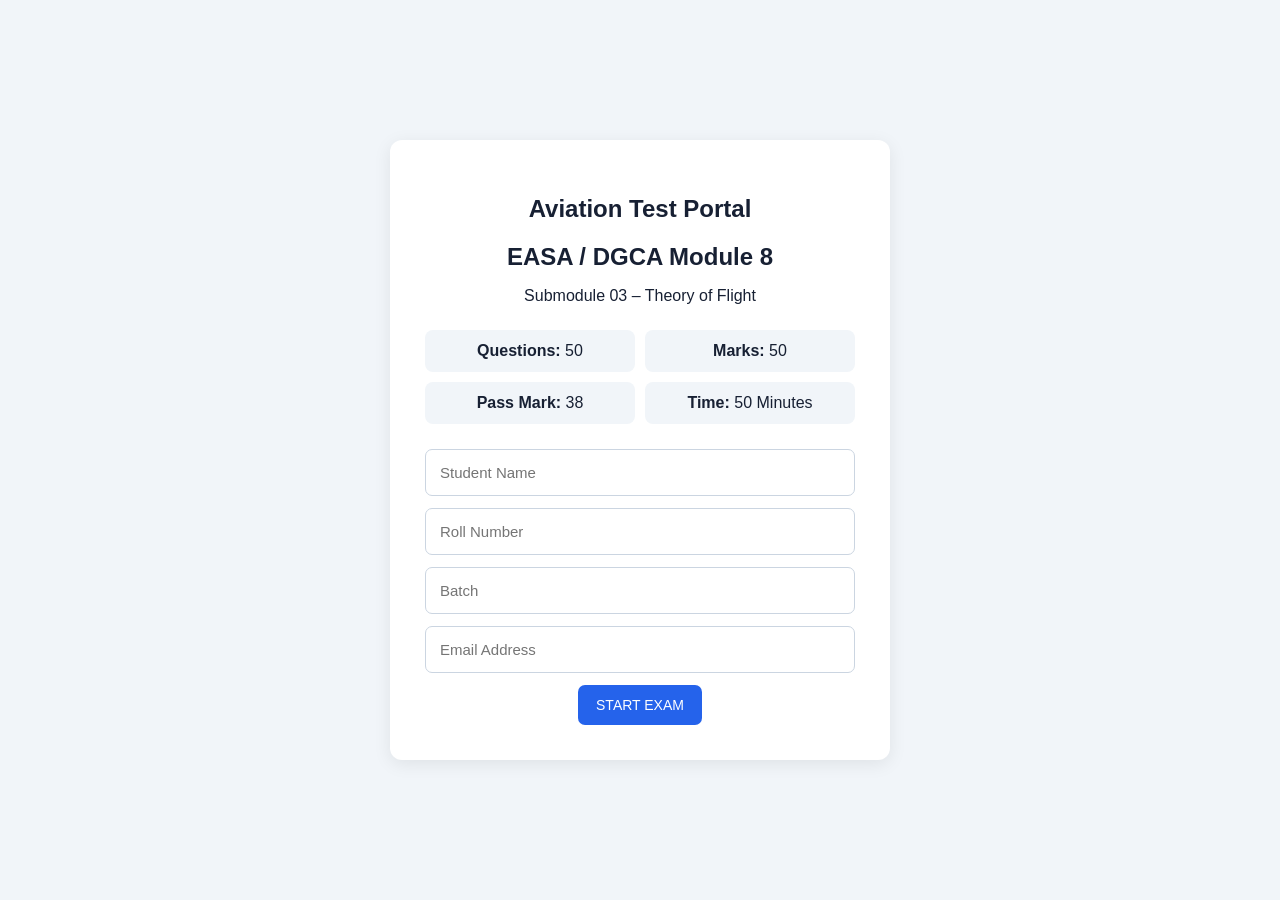
<file: index.html>
<!DOCTYPE html>
<html lang="en">
<head>
  <meta charset="UTF-8">
  <meta name="viewport" content="width=device-width, initial-scale=1.0">
  <title>Aviation Test Portal</title>
  <link rel="stylesheet" href="style.css">
</head>

<body>

<div id="app">

  <!-- START SCREEN -->
  <section id="startScreen" class="screen">
    <div class="card start-card">
      <h1>Aviation Test Portal</h1>

      <h2>EASA / DGCA Module 8</h2>
      <p>Submodule 03 – Theory of Flight</p>

      <div class="exam-info">
        <div><b>Questions:</b> 50</div>
        <div><b>Marks:</b> 50</div>
        <div><b>Pass Mark:</b> 38</div>
        <div><b>Time:</b> 50 Minutes</div>
      </div>

      <input id="studentName" type="text" placeholder="Student Name">
      <input id="rollNo" type="text" placeholder="Roll Number">
      <input id="batch" type="text" placeholder="Batch">
      <input id="email" type="email" placeholder="Email Address">

      <button class="primary-btn" onclick="startExam()">
        START EXAM
      </button>
    </div>
  </section>


  <!-- EXAM SCREEN -->
  <section id="examScreen" class="screen hidden">

    <header class="exam-header">
      <div>
        <h2>EASA / DGCA Module 8</h2>
        <span>Submodule 03 – Theory of Flight</span>
      </div>

      <div class="timer-box">
        <span>TIME LEFT</span>
        <strong id="timer">50:00</strong>
      </div>
    </header>


    <div class="exam-layout">

      <!-- QUESTION AREA -->
      <main class="question-area">

        <div class="question-top">
          <span id="questionNumber">Question 1 of 50</span>
          <span id="levelBadge">LEVEL 1</span>
        </div>

        <div class="card question-card">

          <h3 id="questionText"></h3>

          <div id="options"></div>

        </div>

        <div class="navigation">

          <button id="previousBtn"
                  class="secondary-btn"
                  onclick="previousQuestion()">
            ← Previous
          </button>

          <button class="review-btn"
                  onclick="toggleReview()">
            ⚑ Mark for Review
          </button>

          <button class="clear-btn"
                  onclick="clearAnswer()">
            Clear
          </button>

          <button id="nextBtn"
                  class="primary-btn"
                  onclick="nextQuestion()">
            Next →
          </button>

        </div>

      </main>


      <!-- QUESTION PALETTE -->
      <aside class="palette-area">

        <div class="card palette-card">

          <h3>Questions</h3>

          <div class="legend">
            <span><i class="answered"></i> Answered</span>
            <span><i class="review"></i> Review</span>
            <span><i class="unanswered"></i> Not Answered</span>
          </div>

          <div id="questionPalette"></div>

        </div>

        <button class="submit-btn"
                onclick="confirmSubmit()">
          SUBMIT TEST
        </button>

      </aside>

    </div>

  </section>


  <!-- RESULT SCREEN -->
  <section id="resultScreen" class="screen hidden">

    <div class="card result-card">

      <h1>Test Completed</h1>

      <div id="resultStatus"></div>

      <div class="score">
        <span id="score"></span>
        <small>/ 50</small>
      </div>

      <div class="result-grid">

        <div>
          <b>Student</b>
          <span id="resultName"></span>
        </div>

        <div>
          <b>Roll No.</b>
          <span id="resultRoll"></span>
        </div>

        <div>
          <b>Correct</b>
          <span id="correctCount"></span>
        </div>

        <div>
          <b>Wrong</b>
          <span id="wrongCount"></span>
        </div>

        <div>
          <b>Unanswered</b>
          <span id="unansweredCount"></span>
        </div>

        <div>
          <b>Percentage</b>
          <span id="percentage"></span>
        </div>

      </div>

      <button class="primary-btn"
              onclick="showReview()">
        VIEW ANSWERS
      </button>

    </div>

    <div id="reviewArea"></div>

  </section>

</div>

<script src="app.js"></script>

</body>
</html>
</file>
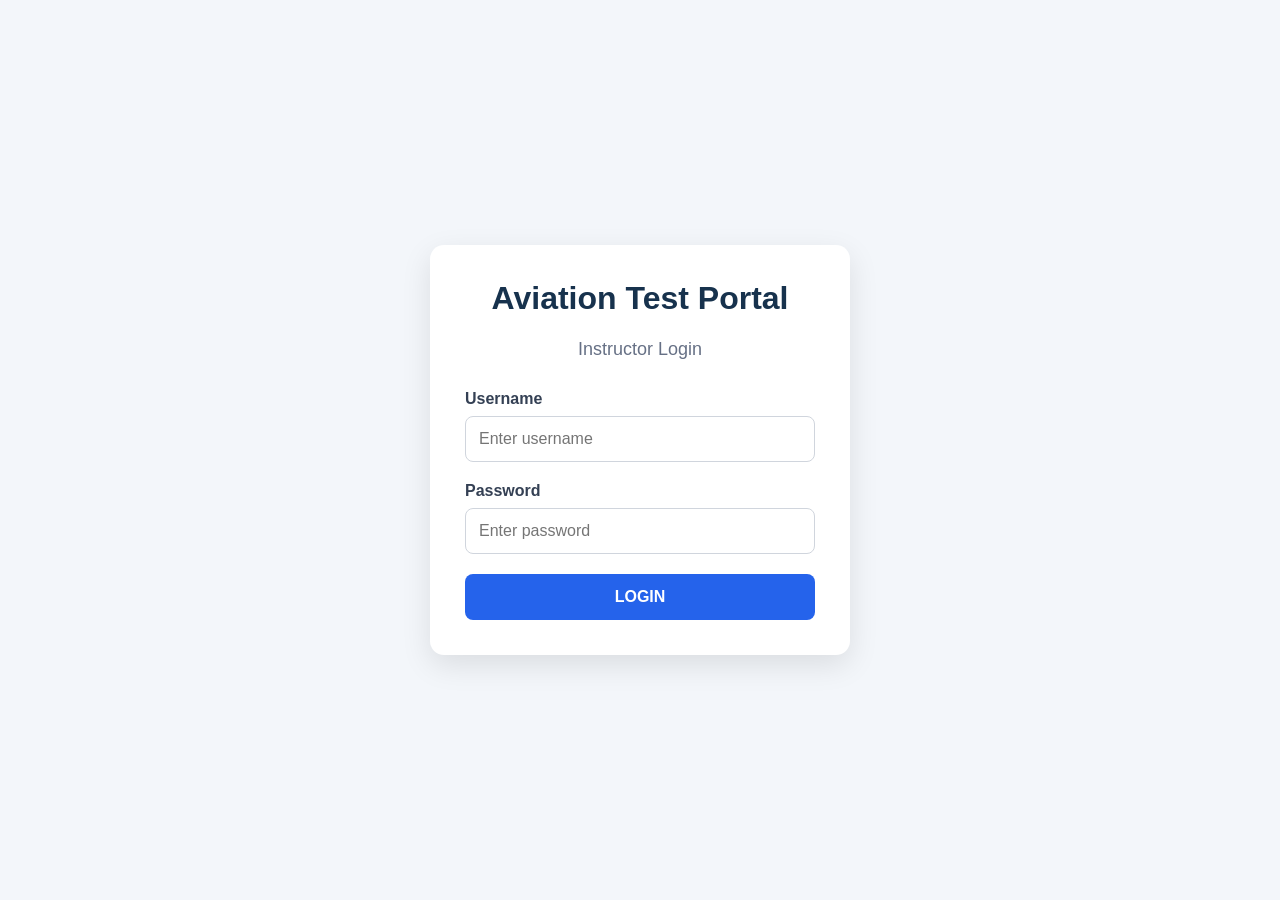
<file: instructor-dashboard.html>
```html
<!DOCTYPE html>
<html lang="en">
<head>
  <meta charset="UTF-8">
  <meta name="viewport" content="width=device-width, initial-scale=1.0">

  <title>Aviation Test Portal - Instructor Dashboard</title>

  <style>
    body {
      font-family: Arial, sans-serif;
      margin: 0;
      background: #f4f6f8;
      color: #222;
    }

    header {
      background: #0b3d91;
      color: white;
      padding: 18px 20px;
    }

    header h1 {
      margin: 0;
      font-size: 24px;
    }

    header p {
      margin: 6px 0 0;
    }

    .container {
      max-width: 1100px;
      margin: 25px auto;
      padding: 0 15px;
    }

    .welcome {
      background: white;
      padding: 20px;
      border-radius: 10px;
      margin-bottom: 20px;
      box-shadow: 0 2px 8px rgba(0,0,0,0.08);
    }

    .cards {
      display: grid;
      grid-template-columns: repeat(auto-fit, minmax(220px, 1fr));
      gap: 18px;
    }

    .card {
      background: white;
      padding: 25px;
      border-radius: 10px;
      box-shadow: 0 2px 8px rgba(0,0,0,0.08);
    }

    .card h2 {
      margin-top: 0;
      color: #0b3d91;
    }

    button {
      width: 100%;
      padding: 12px;
      margin-top: 10px;
      border: none;
      border-radius: 6px;
      background: #0b3d91;
      color: white;
      font-size: 15px;
      cursor: pointer;
    }

    button:hover {
      background: #082f70;
    }

    .logout {
      background: #b00020;
      max-width: 180px;
    }

    .logout:hover {
      background: #8a0019;
    }
  </style>
</head>

<body>

  <header>
    <h1>Aviation Test Portal</h1>
    <p>Instructor Dashboard</p>
  </header>

  <div class="container">

    <div class="welcome">
      <h2>Welcome, <span id="instructorName">Instructor</span></h2>

      <p>
        Username:
        <strong id="instructorUsername">-</strong>
      </p>

      <button class="logout" onclick="logout()">
        Logout
      </button>
    </div>


    <div class="cards">

      <div class="card">
        <h2>Students</h2>
        <p>Manage student accounts and batches.</p>

        <button onclick="window.location.href='students.html'">
          Manage Students
        </button>
      </div>


      <div class="card">
        <h2>Question Bank</h2>
        <p>Add, edit and manage examination questions.</p>

        <button onclick="comingSoon('Question Bank')">
          Question Bank
        </button>
      </div>


      <div class="card">
        <h2>Exams</h2>
        <p>Create and manage examination sets.</p>

        <button onclick="comingSoon('Exam Management')">
          Manage Exams
        </button>
      </div>


      <div class="card">
        <h2>Assignments</h2>
        <p>Assign examinations to students.</p>

        <button onclick="comingSoon('Exam Assignments')">
          Assign Exams
        </button>
      </div>


      <div class="card">
        <h2>Results</h2>
        <p>View student examination results.</p>

        <button onclick="comingSoon('Results')">
          View Results
        </button>
      </div>


      <div class="card">
        <h2>Security</h2>
        <p>Review exam violations and strict-mode activity.</p>

        <button onclick="comingSoon('Security Reports')">
          Security Reports
        </button>
      </div>

    </div>

  </div>


  <script>

    const API_URL =
      "https://aviation-test-api.govapi838.workers.dev";


    async function checkLogin() {

      const token =
        localStorage.getItem("instructorToken");

      if (!token) {

        window.location.href =
          "instructor.html";

        return;
      }


      try {

        const response =
          await fetch(
            API_URL + "/api/me",
            {
              method: "GET",

              headers: {
                "Authorization":
                  "Bearer " + token
              }
            }
          );


        const data =
          await response.json();


        if (
          !response.ok ||
          data.status !== "success"
        ) {

          localStorage.removeItem(
            "instructorToken"
          );

          localStorage.removeItem(
            "instructorUser"
          );

          window.location.href =
            "instructor.html";

          return;
        }


        document.getElementById(
          "instructorName"
        ).textContent =
          data.user.fullName || "Instructor";


        document.getElementById(
          "instructorUsername"
        ).textContent =
          data.user.username || "-";

      } catch (error) {

        console.error(
          "Login verification error:",
          error
        );

        alert(
          "Unable to verify your login session."
        );
      }
    }


    function logout() {

      localStorage.removeItem(
        "instructorToken"
      );

      localStorage.removeItem(
        "instructorUser"
      );

      window.location.href =
        "instructor.html";
    }


    function comingSoon(name) {

      alert(
        name +
        " will be added in the next step."
      );
    }


    checkLogin();

  </script>

</body>
</html>
```
</file>
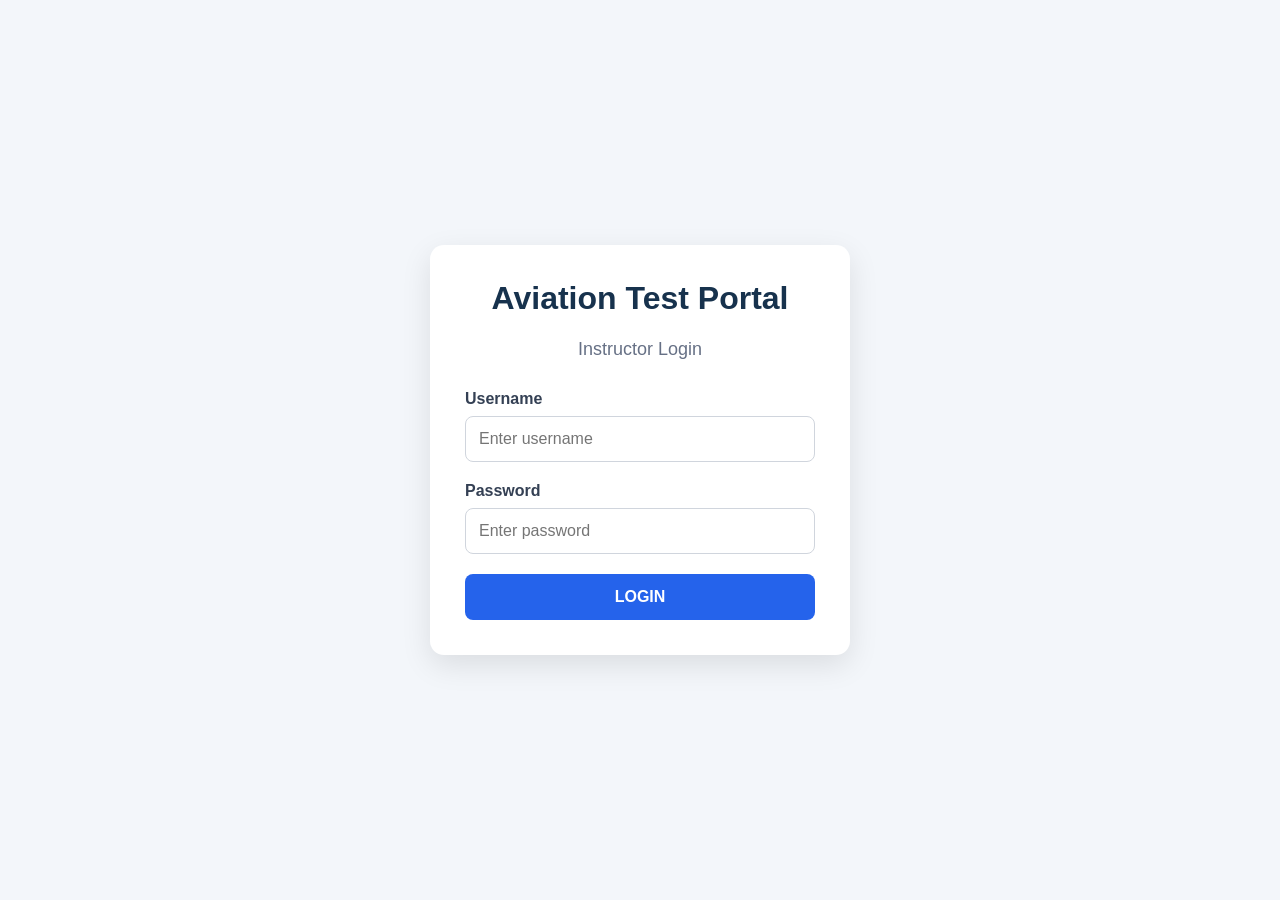
<file: instructor.html>
<!DOCTYPE html>
<html lang="en">
<head>
  <meta charset="UTF-8">
  <meta name="viewport" content="width=device-width, initial-scale=1.0">
  <title>Instructor Login - Aviation Test Portal</title>

  <style>
    * {
      box-sizing: border-box;
    }

    body {
      margin: 0;
      min-height: 100vh;
      display: flex;
      align-items: center;
      justify-content: center;
      font-family: Arial, sans-serif;
      background: #f3f6fa;
      padding: 20px;
    }

    .login-card {
      width: 100%;
      max-width: 420px;
      background: white;
      padding: 35px;
      border-radius: 14px;
      box-shadow: 0 10px 30px rgba(0,0,0,0.10);
    }

    h1 {
      margin-top: 0;
      text-align: center;
      color: #17324d;
    }

    h2 {
      text-align: center;
      font-size: 18px;
      font-weight: normal;
      color: #667085;
      margin-bottom: 30px;
    }

    label {
      display: block;
      margin-bottom: 8px;
      font-weight: bold;
      color: #344054;
    }

    input {
      width: 100%;
      padding: 13px;
      margin-bottom: 20px;
      border: 1px solid #d0d5dd;
      border-radius: 8px;
      font-size: 16px;
    }

    input:focus {
      outline: none;
      border-color: #2563eb;
    }

    button {
      width: 100%;
      padding: 14px;
      border: none;
      border-radius: 8px;
      background: #2563eb;
      color: white;
      font-size: 16px;
      font-weight: bold;
      cursor: pointer;
    }

    button:hover {
      background: #1d4ed8;
    }

    button:disabled {
      background: #98a2b3;
      cursor: not-allowed;
    }

    #message {
      margin-top: 20px;
      padding: 12px;
      border-radius: 8px;
      display: none;
      text-align: center;
    }

    .error {
      display: block !important;
      background: #fef3f2;
      color: #b42318;
    }

    .success {
      display: block !important;
      background: #ecfdf3;
      color: #027a48;
    }
  </style>
</head>

<body>

  <div class="login-card">

    <h1>Aviation Test Portal</h1>

    <h2>Instructor Login</h2>

    <form id="loginForm">

      <label for="username">Username</label>

      <input
        id="username"
        type="text"
        autocomplete="username"
        placeholder="Enter username"
        required
      >

      <label for="password">Password</label>

      <input
        id="password"
        type="password"
        autocomplete="current-password"
        placeholder="Enter password"
        required
      >

      <button id="loginButton" type="submit">
        LOGIN
      </button>

    </form>

    <div id="message"></div>

  </div>

<script>

const API_URL =
  "https://aviation-test-api.govapi838.workers.dev";

const loginForm = document.getElementById("loginForm");
const loginButton = document.getElementById("loginButton");
const message = document.getElementById("message");

loginForm.addEventListener("submit", async function(event) {

  event.preventDefault();

  const username =
    document.getElementById("username").value.trim();

  const password =
    document.getElementById("password").value;

  message.className = "";
  message.textContent = "";

  if (!username || !password) {
    message.textContent =
      "Please enter username and password.";
    message.className = "error";
    return;
  }

  loginButton.disabled = true;
  loginButton.textContent = "LOGGING IN...";

  try {

    const response = await fetch(
      `${API_URL}/api/login`,
      {
        method: "POST",
        headers: {
          "Content-Type": "application/json"
        },
        body: JSON.stringify({
          username,
          password
        })
      }
    );

    const data = await response.json();

    if (!response.ok || data.status !== "success") {
      throw new Error(
        data.message || "Login failed."
      );
    }

    localStorage.setItem(
      "instructorToken",
      data.token
    );

    localStorage.setItem(
      "instructorUser",
      JSON.stringify(data.user)
    );

    message.textContent =
      "Login successful. Opening dashboard...";

    message.className = "success";

    setTimeout(function() {
      window.location.href =
        "instructor-dashboard.html";
    }, 500);

  } catch (error) {

    console.error(error);

    message.textContent =
      error.message || "Unable to login.";

    message.className = "error";

    loginButton.disabled = false;
    loginButton.textContent = "LOGIN";
  }

});

</script>

</body>
</html>
</file>
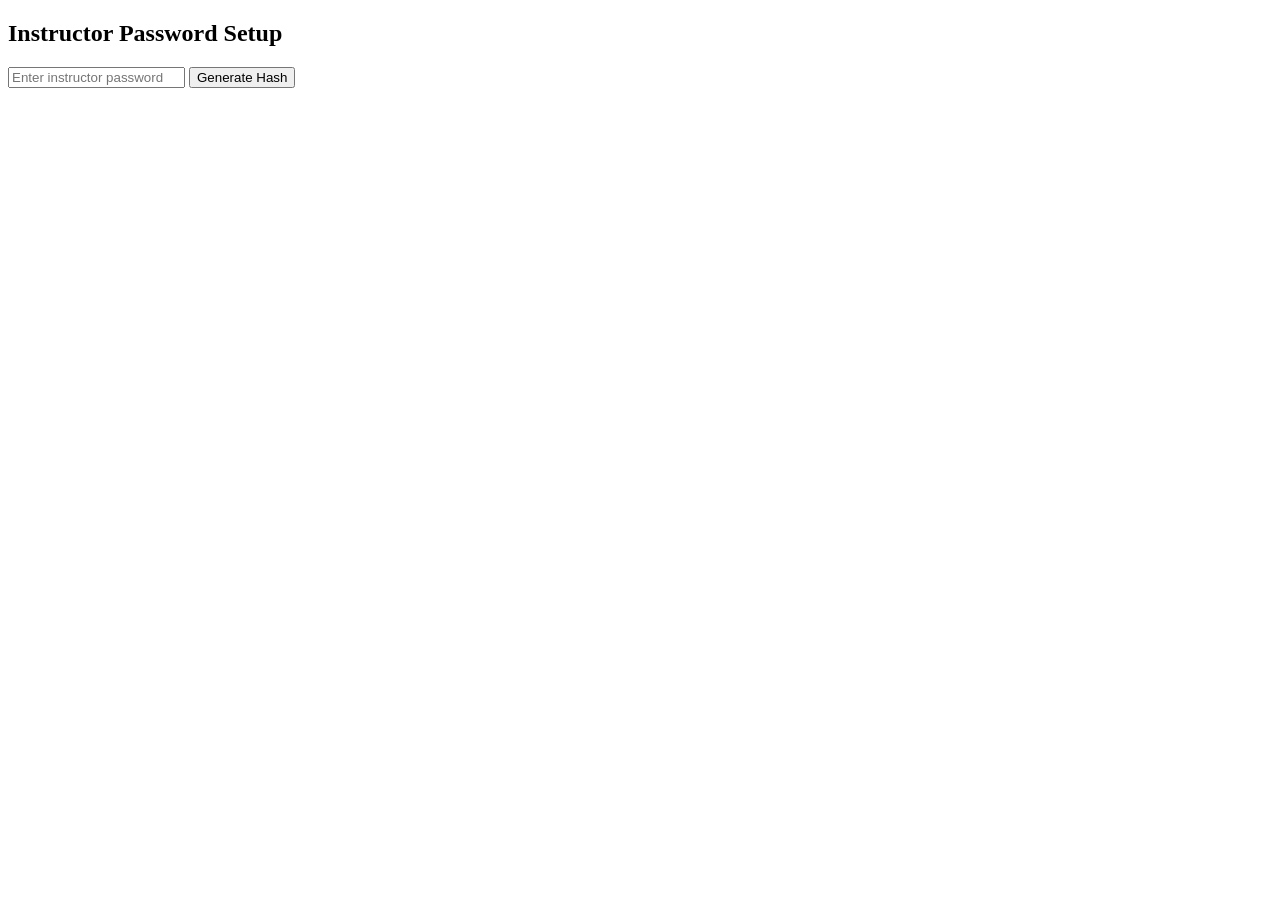
<file: password-hash.html>
<!DOCTYPE html>
<html>
<head>
  <meta charset="UTF-8">
  <title>Password Hash Generator</title>
</head>
<body>

<h2>Instructor Password Setup</h2>

<input
  id="password"
  type="password"
  placeholder="Enter instructor password"
>

<button onclick="generateHash()">
  Generate Hash
</button>

<pre id="result"></pre>

<script>

async function generateHash() {

  const password =
    document.getElementById("password").value;

  if (!password) {
    alert("Enter a password.");
    return;
  }

  const data =
    new TextEncoder().encode(password);

  const hashBuffer =
    await crypto.subtle.digest(
      "SHA-256",
      data
    );

  const hash =
    Array.from(
      new Uint8Array(hashBuffer)
    )
      .map(b =>
        b.toString(16).padStart(2, "0")
      )
      .join("");

  document.getElementById("result").textContent =
    hash;
}

</script>

</body>
</html>
</file>
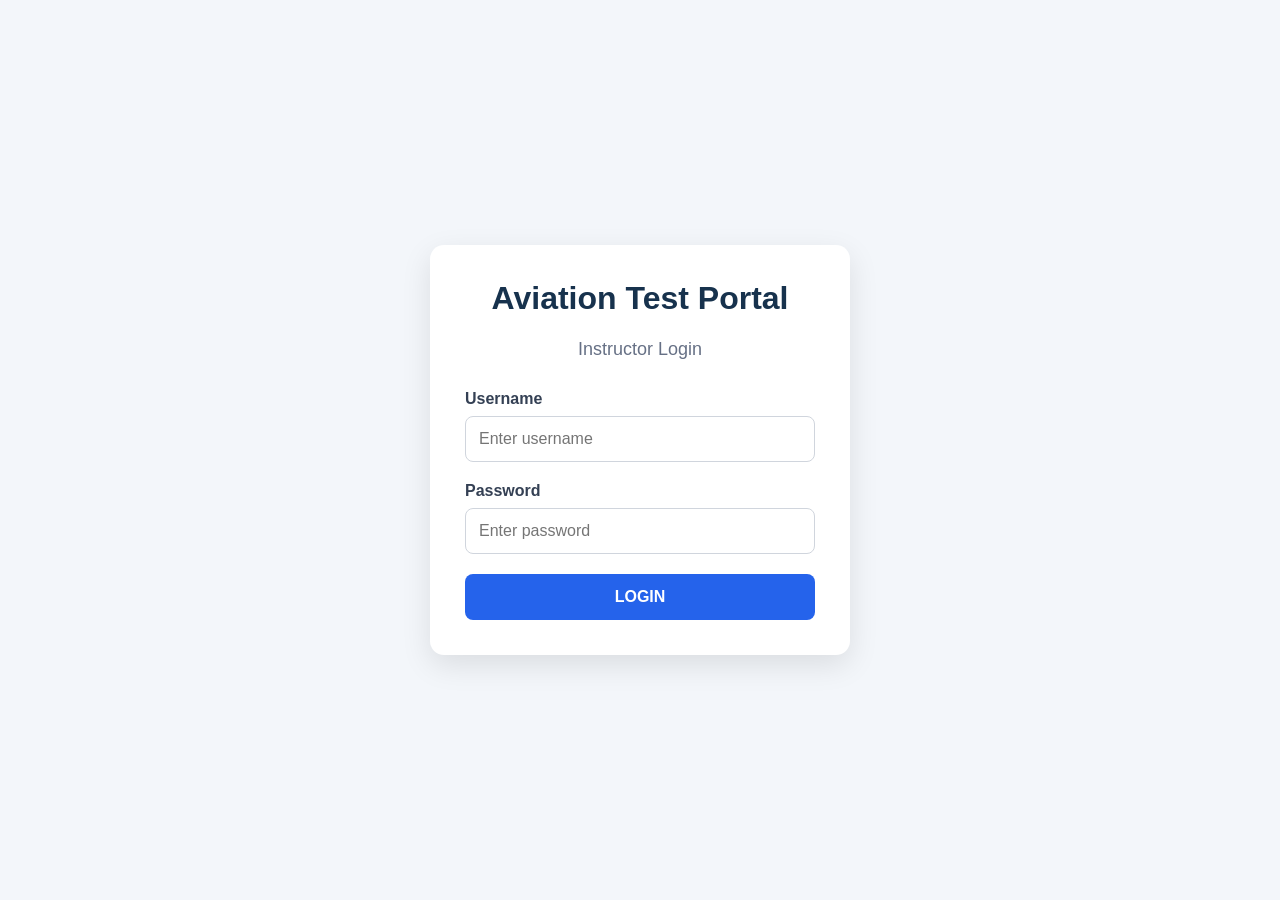
<file: students.html>
```html
<!DOCTYPE html>
<html lang="en">
<head>
  <meta charset="UTF-8">
  <meta name="viewport" content="width=device-width, initial-scale=1.0">

  <title>Student Management - Aviation Test Portal</title>

  <style>
    * {
      box-sizing: border-box;
    }

    body {
      margin: 0;
      font-family: Arial, sans-serif;
      background: #f4f6f8;
      color: #222;
    }

    .header {
      background: #0b1f33;
      color: white;
      padding: 18px 25px;
      display: flex;
      justify-content: space-between;
      align-items: center;
    }

    .header h1 {
      margin: 0;
      font-size: 22px;
    }

    .back-btn {
      background: white;
      color: #0b1f33;
      border: none;
      padding: 9px 15px;
      border-radius: 6px;
      cursor: pointer;
      font-weight: bold;
    }

    .container {
      max-width: 1100px;
      margin: 30px auto;
      padding: 0 20px;
    }

    .card {
      background: white;
      padding: 25px;
      border-radius: 10px;
      margin-bottom: 25px;
      box-shadow: 0 2px 8px rgba(0,0,0,0.08);
    }

    h2 {
      margin-top: 0;
      color: #0b1f33;
    }

    .form-grid {
      display: grid;
      grid-template-columns: repeat(2, 1fr);
      gap: 15px;
    }

    .form-group {
      display: flex;
      flex-direction: column;
    }

    label {
      font-weight: bold;
      margin-bottom: 6px;
    }

    input {
      padding: 11px;
      border: 1px solid #ccc;
      border-radius: 6px;
      font-size: 15px;
    }

    .add-btn {
      margin-top: 20px;
      background: #0b1f33;
      color: white;
      border: none;
      padding: 12px 22px;
      border-radius: 6px;
      cursor: pointer;
      font-size: 15px;
      font-weight: bold;
    }

    .add-btn:hover {
      background: #163b5c;
    }

    #message {
      margin-top: 15px;
      font-weight: bold;
    }

    .table-container {
      overflow-x: auto;
    }

    table {
      width: 100%;
      border-collapse: collapse;
      margin-top: 15px;
    }

    th,
    td {
      padding: 12px;
      border-bottom: 1px solid #ddd;
      text-align: left;
    }

    th {
      background: #0b1f33;
      color: white;
    }

    .status-active {
      color: green;
      font-weight: bold;
    }

    .status-inactive {
      color: red;
      font-weight: bold;
    }

    @media (max-width: 700px) {
      .form-grid {
        grid-template-columns: 1fr;
      }

      .header {
        flex-direction: column;
        gap: 12px;
        align-items: flex-start;
      }
    }
  </style>
</head>

<body>

  <div class="header">

    <h1>Aviation Test Portal — Student Management</h1>

    <button class="back-btn" onclick="goDashboard()">
      ← Dashboard
    </button>

  </div>


  <div class="container">

    <!-- ADD STUDENT -->

    <div class="card">

      <h2>Add Student</h2>

      <form id="studentForm">

        <div class="form-grid">

          <div class="form-group">
            <label>Username *</label>

            <input
              type="text"
              id="username"
              required
              placeholder="Student username"
            >
          </div>


          <div class="form-group">

            <label>Password *</label>

            <input
              type="password"
              id="password"
              required
              placeholder="Student password"
            >

          </div>


          <div class="form-group">

            <label>Full Name *</label>

            <input
              type="text"
              id="fullName"
              required
              placeholder="Student full name"
            >

          </div>


          <div class="form-group">

            <label>Roll No.</label>

            <input
              type="text"
              id="rollNo"
              placeholder="Roll number"
            >

          </div>


          <div class="form-group">

            <label>Batch</label>

            <input
              type="text"
              id="batch"
              placeholder="Batch"
            >

          </div>


          <div class="form-group">

            <label>Email</label>

            <input
              type="email"
              id="email"
              placeholder="Student email"
            >

          </div>

        </div>


        <button
          type="submit"
          class="add-btn"
        >
          Add Student
        </button>


        <div id="message"></div>

      </form>

    </div>


    <!-- STUDENT LIST -->

    <div class="card">

      <h2>Student List</h2>

      <div class="table-container">

        <table>

          <thead>

            <tr>
              <th>Username</th>
              <th>Name</th>
              <th>Roll No.</th>
              <th>Batch</th>
              <th>Email</th>
              <th>Status</th>
            </tr>

          </thead>


          <tbody id="studentTableBody">

            <tr>

              <td colspan="6">
                Loading students...
              </td>

            </tr>

          </tbody>

        </table>

      </div>

    </div>

  </div>


<script>

const API_URL =
  "https://aviation-test-api.govapi838.workers.dev";


// ===============================
// CHECK LOGIN
// ===============================

async function checkLogin() {

  const token =
    localStorage.getItem("instructorToken");

  if (!token) {

    window.location.href =
      "instructor.html";

    return false;
  }


  try {

    const response =
      await fetch(
        API_URL + "/api/me",
        {
          headers: {
            "Authorization":
              "Bearer " + token
          }
        }
      );


    const data =
      await response.json();


    if (
      !response.ok ||
      data.status !== "success"
    ) {

      localStorage.removeItem(
        "instructorToken"
      );

      localStorage.removeItem(
        "instructorUser"
      );

      window.location.href =
        "instructor.html";

      return false;
    }


    if (data.user.role !== "instructor") {

      alert(
        "Instructor access required."
      );

      window.location.href =
        "instructor.html";

      return false;
    }


    return true;


  } catch (error) {

    alert(
      "Unable to connect to server."
    );

    return false;
  }
}


// ===============================
// LOAD STUDENTS
// ===============================

async function loadStudents() {

  const token =
    localStorage.getItem("instructorToken");


  try {

    const response =
      await fetch(
        API_URL + "/api/students",
        {
          method: "GET",

          headers: {
            "Authorization":
              "Bearer " + token
          }
        }
      );


    const data =
      await response.json();


    const tableBody =
      document.getElementById(
        "studentTableBody"
      );


    if (
      !response.ok ||
      data.status !== "success"
    ) {

      tableBody.innerHTML =
        `<tr>
          <td colspan="6">
            ${data.message || "Failed to load students"}
          </td>
        </tr>`;

      return;
    }


    if (!data.students.length) {

      tableBody.innerHTML =
        `<tr>
          <td colspan="6">
            No students added yet.
          </td>
        </tr>`;

      return;
    }


    tableBody.innerHTML = "";


    data.students.forEach(student => {

      const row =
        document.createElement("tr");


      const status =
        Number(student.active) === 1
          ? `<span class="status-active">Active</span>`
          : `<span class="status-inactive">Inactive</span>`;


      row.innerHTML = `
        <td>${escapeHTML(student.username || "")}</td>
        <td>${escapeHTML(student.full_name || "")}</td>
        <td>${escapeHTML(student.roll_no || "")}</td>
        <td>${escapeHTML(student.batch || "")}</td>
        <td>${escapeHTML(student.email || "")}</td>
        <td>${status}</td>
      `;


      tableBody.appendChild(row);

    });


  } catch (error) {

    document.getElementById(
      "studentTableBody"
    ).innerHTML =
      `<tr>
        <td colspan="6">
          Unable to connect to server.
        </td>
      </tr>`;

  }
}


// ===============================
// ADD STUDENT
// ===============================

document
  .getElementById("studentForm")
  .addEventListener(
    "submit",
    async function(event) {

      event.preventDefault();


      const token =
        localStorage.getItem(
          "instructorToken"
        );


      const message =
        document.getElementById(
          "message"
        );


      message.textContent =
        "Adding student...";


      message.style.color =
        "#333";


      const studentData = {

        username:
          document
            .getElementById("username")
            .value
            .trim(),

        password:
          document
            .getElementById("password")
            .value,

        fullName:
          document
            .getElementById("fullName")
            .value
            .trim(),

        rollNo:
          document
            .getElementById("rollNo")
            .value
            .trim(),

        batch:
          document
            .getElementById("batch")
            .value
            .trim(),

        email:
          document
            .getElementById("email")
            .value
            .trim()

      };


      try {

        const response =
          await fetch(
            API_URL + "/api/students",
            {

              method: "POST",

              headers: {

                "Content-Type":
                  "application/json",

                "Authorization":
                  "Bearer " + token

              },

              body:
                JSON.stringify(
                  studentData
                )

            }
          );


        const data =
          await response.json();


        if (
          !response.ok ||
          data.status !== "success"
        ) {

          message.textContent =
            data.message ||
            "Failed to add student";


          message.style.color =
            "red";


          return;
        }


        message.textContent =
          "Student added successfully.";


        message.style.color =
          "green";


        document
          .getElementById(
            "studentForm"
          )
          .reset();


        await loadStudents();


      } catch (error) {

        message.textContent =
          "Unable to connect to server.";


        message.style.color =
          "red";

      }

    }
  );


// ===============================
// ESCAPE HTML
// ===============================

function escapeHTML(value) {

  return String(value)
    .replaceAll("&", "&amp;")
    .replaceAll("<", "&lt;")
    .replaceAll(">", "&gt;")
    .replaceAll('"', "&quot;")
    .replaceAll("'", "&#039;");

}


// ===============================
// DASHBOARD
// ===============================

function goDashboard() {

  window.location.href =
    "instructor-dashboard.html";

}


// ===============================
// START
// ===============================

(async function() {

  const loggedIn =
    await checkLogin();


  if (loggedIn) {

    await loadStudents();

  }

})();

</script>

</body>
</html>
```
</file>
<file: style.css>
* {
  box-sizing: border-box;
}

body {
  margin: 0;
  font-family: Arial, sans-serif;
  background: #f1f5f9;
  color: #172033;
}

.hidden {
  display: none !important;
}

.screen {
  min-height: 100vh;
}

.card {
  background: white;
  border-radius: 12px;
  box-shadow: 0 4px 18px rgba(0,0,0,0.08);
}


/* START */

#startScreen {
  display: flex;
  justify-content: center;
  align-items: center;
  padding: 25px;
}

.start-card {
  width: 500px;
  max-width: 100%;
  padding: 35px;
  text-align: center;
}

.start-card h1 {
  margin-bottom: 8px;
}

.start-card h2 {
  margin-bottom: 5px;
}

.exam-info {
  display: grid;
  grid-template-columns: 1fr 1fr;
  gap: 10px;
  margin: 25px 0;
}

.exam-info div {
  background: #f1f5f9;
  padding: 12px;
  border-radius: 8px;
}

input {
  width: 100%;
  padding: 14px;
  margin-bottom: 12px;
  border: 1px solid #cbd5e1;
  border-radius: 7px;
  font-size: 15px;
}


/* HEADER */

.exam-header {
  background: #172033;
  color: white;
  padding: 15px 25px;
  display: flex;
  justify-content: space-between;
  align-items: center;
}

.exam-header h2 {
  margin: 0;
}

.exam-header span {
  opacity: 0.8;
}

.timer-box {
  text-align: center;
  background: #26344d;
  padding: 8px 18px;
  border-radius: 8px;
}

.timer-box span {
  display: block;
  font-size: 11px;
}

.timer-box strong {
  font-size: 25px;
}


/* EXAM */

.exam-layout {
  display: grid;
  grid-template-columns: 1fr 300px;
  gap: 20px;
  padding: 20px;
  max-width: 1500px;
  margin: auto;
}

.question-area {
  min-width: 0;
}

.question-top {
  display: flex;
  justify-content: space-between;
  margin-bottom: 10px;
}

#levelBadge {
  background: #e2e8f0;
  padding: 5px 10px;
  border-radius: 5px;
  font-size: 12px;
}

.question-card {
  padding: 25px;
  min-height: 400px;
}

.question-card h3 {
  line-height: 1.5;
}

.option {
  display: block;
  padding: 15px;
  margin: 12px 0;
  border: 2px solid #e2e8f0;
  border-radius: 8px;
  cursor: pointer;
}

.option:hover {
  background: #f8fafc;
}

.option input {
  width: auto;
  margin: 0 10px 0 0;
}


/* BUTTONS */

button {
  border: none;
  border-radius: 7px;
  padding: 12px 18px;
  font-size: 14px;
  cursor: pointer;
}

.primary-btn {
  background: #2563eb;
  color: white;
}

.secondary-btn {
  background: #475569;
  color: white;
}

.review-btn {
  background: #f59e0b;
  color: white;
}

.clear-btn {
  background: #e2e8f0;
}

.submit-btn {
  width: 100%;
  background: #dc2626;
  color: white;
  margin-top: 15px;
  font-weight: bold;
}

.navigation {
  display: flex;
  justify-content: space-between;
  gap: 10px;
  margin-top: 15px;
}


/* PALETTE */

.palette-card {
  padding: 18px;
}

.legend {
  font-size: 11px;
  display: flex;
  flex-direction: column;
  gap: 6px;
  margin-bottom: 15px;
}

.legend i {
  width: 12px;
  height: 12px;
  display: inline-block;
  border-radius: 3px;
  margin-right: 5px;
}

.answered {
  background: #22c55e;
}

.review {
  background: #f59e0b;
}

.unanswered {
  background: #e2e8f0;
}

#questionPalette {
  display: grid;
  grid-template-columns: repeat(5, 1fr);
  gap: 7px;
}

.palette-btn {
  padding: 8px 3px;
  background: #e2e8f0;
}

.palette-btn.answered {
  background: #22c55e;
  color: white;
}

.palette-btn.reviewed {
  background: #f59e0b;
  color: white;
}

.palette-btn.current {
  outline: 3px solid #2563eb;
}


/* RESULT */

#resultScreen {
  padding: 30px;
}

.result-card {
  max-width: 700px;
  margin: auto;
  padding: 35px;
  text-align: center;
}

.score {
  font-size: 55px;
  font-weight: bold;
  margin: 20px;
}

.score small {
  font-size: 25px;
}

.pass {
  color: #16a34a;
}

.fail {
  color: #dc2626;
}

.result-grid {
  display: grid;
  grid-template-columns: 1fr 1fr;
  gap: 12px;
  margin: 25px 0;
}

.result-grid div {
  background: #f1f5f9;
  padding: 15px;
  border-radius: 8px;
}

.result-grid b,
.result-grid span {
  display: block;
}

.result-grid span {
  margin-top: 5px;
}


/* REVIEW */

.review-item {
  max-width: 900px;
  margin: 15px auto;
  padding: 20px;
  background: white;
  border-radius: 10px;
}

.review-correct {
  border-left: 6px solid #22c55e;
}

.review-wrong {
  border-left: 6px solid #dc2626;
}


/* MOBILE */

@media (max-width: 850px) {

  .exam-layout {
    grid-template-columns: 1fr;
  }

  .palette-area {
    order: -1;
  }

  #questionPalette {
    grid-template-columns: repeat(10, 1fr);
  }

  .exam-header {
    padding: 12px;
  }

  .exam-header h2 {
    font-size: 16px;
  }

  .timer-box strong {
    font-size: 20px;
  }

}

@media (max-width: 500px) {

  .navigation {
    flex-wrap: wrap;
  }

  .navigation button {
    flex: 1;
  }

  #questionPalette {
    grid-template-columns: repeat(5, 1fr);
  }

}
</file>
